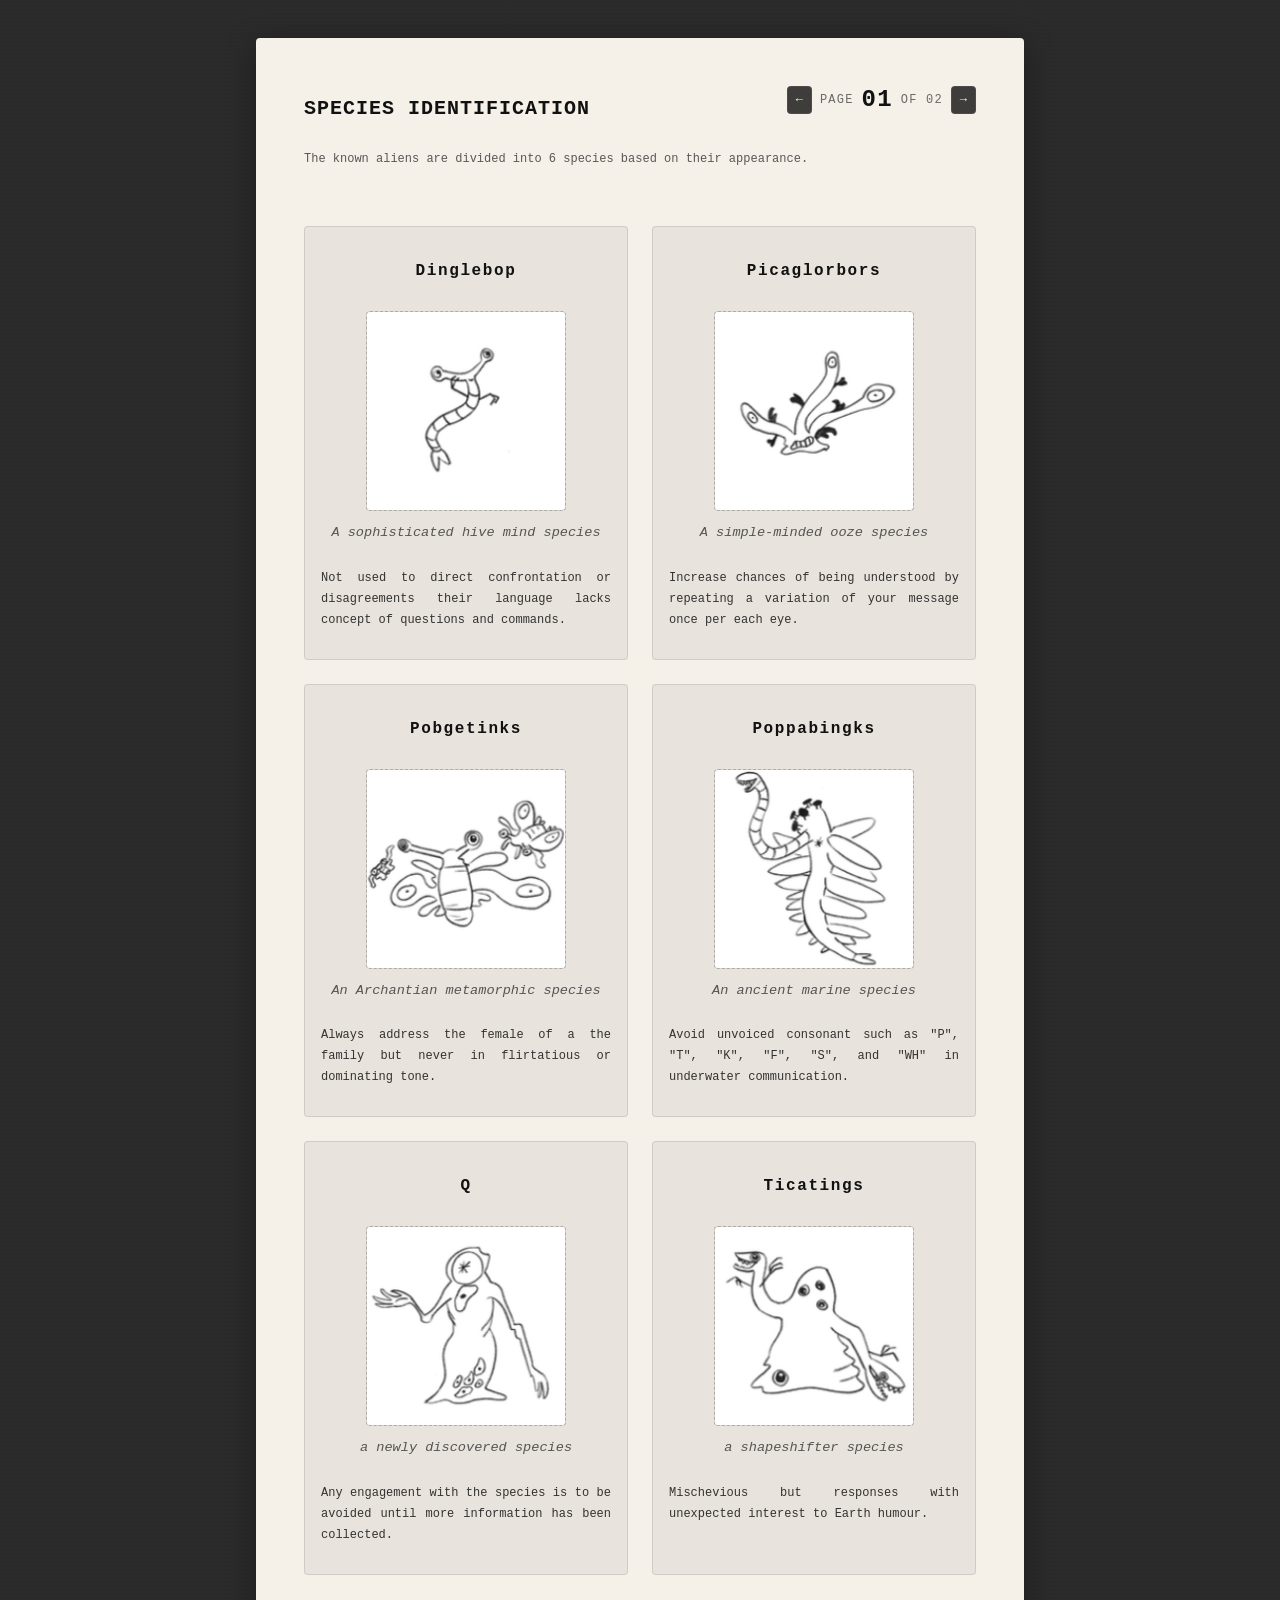
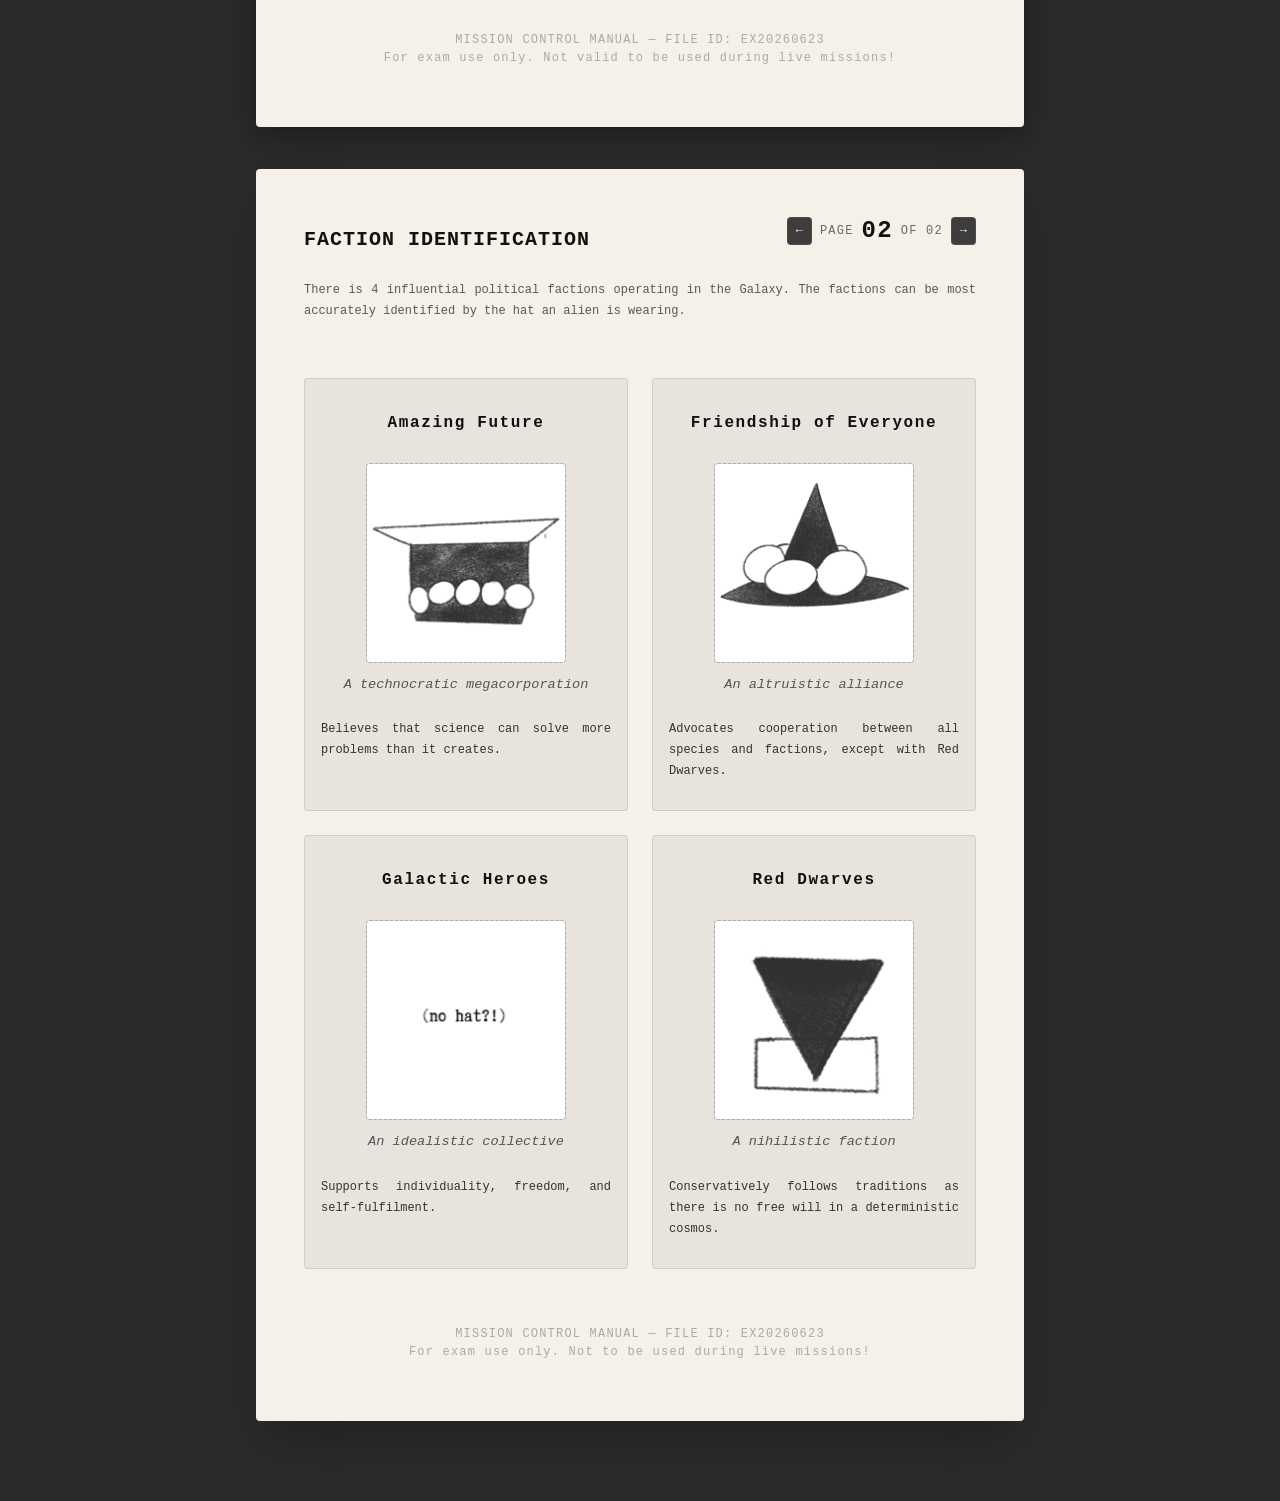
<file: manual.html>
<!DOCTYPE html>

<html lang="en">

<head>
    <meta http-equiv="Content-Type" content="text/html; charset=UTF-8">
    <meta name="viewport" content="width=device-width, initial-scale=1.0, viewport-fit=cover">

    <title>Xenoetiquette — Manual</title>

    <link rel="stylesheet" href="./styles.css">

</head>

<body>

    <div id="root">
        <div class="manual-bg min-h-screen w-full flex flex-col items-center py-10 px-4">

            <div id="manual-page-1" class="manual-a4 w-full max-w-3xl rounded shadow-2xl p-6 sm:p-12 mb-10 relative"
                data-page-index="1">
                <header class="border-b-2 manual-header-border pb-5 mb-2">
                    <div class="flex items-start justify-between mb-3">
                        <div>
                            <h1 class="manual-title text-xl font-bold tracking-wider mt-2">SPECIES IDENTIFICATION</h1>
                        </div>
                        <div class="manual-pagenum text-xs tracking-widest text-right flex items-center gap-2">
                            <button class="manual-page-prev text-xs px-2 py-1 rounded border manual-nav-btn">←</button>
                            <div class="opacity-60">PAGE</div>
                            <div class="text-2xl font-bold leading-none manual-page-number">01</div>
                            <div class="opacity-60">OF 02</div>
                            <button class="manual-page-next text-xs px-2 py-1 rounded border manual-nav-btn">→</button>
                        </div>
                    </div>
                    <p class="manual-body text-xs leading-relaxed opacity-80">The known aliens are divided into 6
                        species based on their appearance.</p>
                </header>
                <div class="grid grid-cols-1 sm:grid-cols-2 gap-6 mt-6">
                    <div class="manual-card rounded p-4 flex flex-col items-center gap-3">
                        <p class="manual-card-caption text-base font-bold tracking-widest">Dinglebop</p>
                        <div class="manual-card-img rounded overflow-hidden"
                            style="width: 200px; height: 200px;"><img src="./Assets/Species/Dinglebop.png" alt="Dinglebop"
                                class="w-full h-full object-cover"></div>
                        <p class="manual-card-subtitle">A sophisticated hive mind species</p>
                        <p class="manual-body text-xs leading-relaxed"> Not used to direct confrontation or disagreements their language lacks concept of questions and commands.</p>
                    </div>
                    <div class="manual-card rounded p-4 flex flex-col items-center gap-3">
                        <p class="manual-card-caption text-base font-bold tracking-widest">Picaglorbors</p>
                        <div class="manual-card-img rounded overflow-hidden"
                            style="width: 200px; height: 200px;"><img src="./Assets/Species/Picaglorbors.png"
                                alt="Picaglorbors" class="w-full h-full object-cover"></div>
                        <p class="manual-card-subtitle">A simple-minded ooze species</p>
                        <p class="manual-body text-xs leading-relaxed"> Increase chances of being understood by repeating a variation of your message once per each eye.</p>
                    </div>
                    <div class="manual-card rounded p-4 flex flex-col items-center gap-3">
                        <p class="manual-card-caption text-base font-bold tracking-widest">Pobgetinks</p>
                        <div class="manual-card-img rounded overflow-hidden"
                            style="width: 200px; height: 200px;"><img src="./Assets/Species/Pobgetinks.png"
                                alt="Pobgetinks" class="w-full h-full object-cover"></div>
                        <p class="manual-card-subtitle"> An Archantian metamorphic species</p>
                        <p class="manual-body text-xs leading-relaxed"> Always address the female of a the family but never in flirtatious or dominating tone.</p>
                    </div>
                    <div class="manual-card rounded p-4 flex flex-col items-center gap-3">
                        <p class="manual-card-caption text-base font-bold tracking-widest">Poppabingks</p>
                        <div class="manual-card-img rounded overflow-hidden"
                            style="width: 200px; height: 200px;"><img src="./Assets/Species/Poppabingks.png"
                                alt="Poppabingks" class="w-full h-full object-cover"></div>
                        <p class="manual-card-subtitle">An ancient marine species</p>
                        <p class="manual-body text-xs leading-relaxed">Avoid unvoiced consonant such as "P", "T", "K", "F", "S", and "WH" in underwater communication.</p>
                    </div>
                    <div class="manual-card rounded p-4 flex flex-col items-center gap-3">
                        <p class="manual-card-caption text-base font-bold tracking-widest">Q</p>
                        <div class="manual-card-img rounded overflow-hidden"
                            style="width: 200px; height: 200px;"><img src="./Assets/Species/Q.png" alt="Q"
                                class="w-full h-full object-cover"></div>
                        <p class="manual-card-subtitle">a newly discovered species</p>
                        <p class="manual-body text-xs leading-relaxed">Any engagement with the species is to be avoided until more information has been collected.</p>
                    </div>
                    <div class="manual-card rounded p-4 flex flex-col items-center gap-3">
                        <p class="manual-card-caption text-base font-bold tracking-widest">Ticatings</p>
                        <div class="manual-card-img rounded overflow-hidden"
                            style="width: 200px; height: 200px;"><img src="./Assets/Species/Ticatings.png" alt="Ticatings"
                                class="w-full h-full object-cover"></div>
                        <p class="manual-card-subtitle">a shapeshifter species</p>
                        <p class="manual-body text-xs leading-relaxed">Mischevious but responses with unexpected interest to Earth humour.</p>
                    </div>
                </div>
                <footer class="mt-8 pt-3 border-t manual-header-border">
                    <p class="manual-footer-text text-xs tracking-widest opacity-50 text-center">MISSION CONTROL MANUAL
                        — FILE ID: EX20260623<br>For exam use only. Not valid to be used during live missions!</p>
                </footer>
            </div>
            <div id="manual-page-2" class="manual-a4 w-full max-w-3xl rounded shadow-2xl p-6 sm:p-12 mb-10 relative"
                data-page-index="2">
                <header class="border-b-2 manual-header-border pb-5 mb-2">
                    <div class="flex items-start justify-between mb-3">
                        <div>
                            <h1 class="manual-title text-xl font-bold tracking-wider mt-2">FACTION IDENTIFICATION</h1>
                        </div>
                        <div class="manual-pagenum text-xs tracking-widest text-right flex items-center gap-2">
                            <button class="manual-page-prev text-xs px-2 py-1 rounded border manual-nav-btn">←</button>
                            <div class="opacity-60">PAGE</div>
                            <div class="text-2xl font-bold leading-none manual-page-number">02</div>
                            <div class="opacity-60">OF 02</div>
                            <button class="manual-page-next text-xs px-2 py-1 rounded border manual-nav-btn">→</button>
                        </div>
                    </div>
                    <p class="manual-body text-xs leading-relaxed opacity-80">There is 4 influential political factions
                        operating in the Galaxy. The factions can be most accurately identified by the hat an alien is
                        wearing.</p>
                </header>
                <div class="grid grid-cols-1 sm:grid-cols-2 gap-6 mt-6">
                    <div class="manual-card rounded p-4 flex flex-col items-center gap-3">
                        <p class="manual-card-caption text-base font-bold tracking-widest">Amazing Future</p>
                        <div class="manual-card-img rounded overflow-hidden"
                            style="width: 200px; height: 200px;"><img src="./Assets/Factions/Amazing Future.png"
                                alt="Amazing Future" class="w-full h-full object-cover"></div>
                        <p class="manual-card-subtitle">A technocratic megacorporation</p>
                        <p class="manual-body text-xs leading-relaxed">Believes that science can solve more problems than it creates.</p>
                    </div>
                    <div class="manual-card rounded p-4 flex flex-col items-center gap-3">
                        <p class="manual-card-caption text-base font-bold tracking-widest">Friendship of Everyone</p>
                        <div class="manual-card-img rounded overflow-hidden"
                            style="width: 200px; height: 200px;"><img src="./Assets/Factions/Friendship of Everyone.png"
                                alt="Friendship of Everyone" class="w-full h-full object-cover"></div>
                        <p class="manual-card-subtitle">An altruistic alliance</p>
                        <p class="manual-body text-xs leading-relaxed">Advocates cooperation between all species and factions, except with Red Dwarves.</p>
                    </div>
                    <div class="manual-card rounded p-4 flex flex-col items-center gap-3">
                        <p class="manual-card-caption text-base font-bold tracking-widest">Galactic Heroes</p>
                        <div class="manual-card-img rounded overflow-hidden"
                            style="width: 200px; height: 200px;"><img src="./Assets/Factions/Galactic Heroes.png"
                                alt="Galactic Heroes" class="w-full h-full object-cover"></div>
                        <p class="manual-card-subtitle">An idealistic collective</p>
                        <p class="manual-body text-xs leading-relaxed">Supports individuality, freedom, and self-fulfilment.</p>
                    </div>
                    <div class="manual-card rounded p-4 flex flex-col items-center gap-3">
                        <p class="manual-card-caption text-base font-bold tracking-widest">Red Dwarves</p>
                        <div class="manual-card-img rounded overflow-hidden"
                            style="width: 200px; height: 200px;"><img src="./Assets/Factions//Red Dwarves.png"
                                alt="Red Dwarves" class="w-full h-full object-cover"></div>
                        <p class="manual-card-subtitle">A nihilistic faction</p>
                        <p class="manual-body text-xs leading-relaxed">Conservatively follows traditions as there is no free will in a deterministic cosmos.</p>
                    </div>
                </div>
                <footer class="mt-8 pt-3 border-t manual-header-border">
                    <p class="manual-footer-text text-xs tracking-widest opacity-50 text-center">
                        MISSION CONTROL MANUAL — FILE ID: EX20260623<br>For exam use only. Not to be used during live missions!</p>
                </footer>
            </div>
        </div>
    </div>

</body>

<script src="./manual.js"></script>

</html>
</file>
<file: styles.css>
﻿/* Minimal shared stylesheet for Xenoetiquette */
*,
*::before,
*::after {
  box-sizing: border-box;
}

html {
  font-family: ui-sans-serif, system-ui, sans-serif;
  line-height: 1.5;
}

body {
  margin: 0;
  min-height: 100vh;
  background: #071018;
  color: #e5eef3;
}

img,
video,
canvas,
svg {
  display: block;
  max-width: 100%;
  height: auto;
}

button,
input,
textarea,
select {
  font: inherit;
}

.hidden {
  display: none !important;
}

.relative {
  position: relative;
}

.flex {
  display: flex;
}

.grid {
  display: grid;
}

.flex-col {
  flex-direction: column;
}

.flex-1 {
  flex: 1 1 0%;
}

.flex-shrink-0 {
  flex-shrink: 0;
}

.items-center {
  align-items: center;
}

.items-start {
  align-items: flex-start;
}

.justify-between {
  justify-content: space-between;
}

.gap-2 {
  gap: .5rem;
}

.gap-3 {
  gap: .75rem;
}

.gap-4 {
  gap: 1rem;
}

.gap-5 {
  gap: 1.25rem;
}

.gap-6 {
  gap: 1.5rem;
}

.space-y-3> :not([hidden])~ :not([hidden]) {
  margin-top: .75rem;
}

.space-y-5> :not([hidden])~ :not([hidden]) {
  margin-top: 1.25rem;
}

.space-y-6> :not([hidden])~ :not([hidden]) {
  margin-top: 1.5rem;
}

.mt-2 {
  margin-top: .5rem;
}

.mt-4 {
  margin-top: 1rem;
}

.mt-6 {
  margin-top: 1.5rem;
}

.mt-8 {
  margin-top: 2rem;
}

.mb-1 {
  margin-bottom: .25rem;
}

.mb-2 {
  margin-bottom: .5rem;
}

.mb-3 {
  margin-bottom: .75rem;
}

.mb-4 {
  margin-bottom: 1rem;
}

.mb-6 {
  margin-bottom: 1.5rem;
}

.mb-8 {
  margin-bottom: 2rem;
}

.mb-10 {
  margin-bottom: 2.5rem;
}

.mx-auto {
  margin-left: auto;
  margin-right: auto;
}

.p-4 {
  padding: 1rem;
}

.p-6 {
  padding: 1.5rem;
}

.pb-5 {
  padding-bottom: 1.25rem;
}

.pb-8 {
  padding-bottom: 2rem;
}

.pt-3 {
  padding-top: .75rem;
}

.px-2 {
  padding-left: .5rem;
  padding-right: .5rem;
}

.px-3 {
  padding-left: .75rem;
  padding-right: .75rem;
}

.px-4 {
  padding-left: 1rem;
  padding-right: 1rem;
}

.py-0\.5 {
  padding-top: .125rem;
  padding-bottom: .125rem;
}

.py-2 {
  padding-top: .5rem;
  padding-bottom: .5rem;
}

.py-3 {
  padding-top: .75rem;
  padding-bottom: .75rem;
}

.py-4 {
  padding-top: 1rem;
  padding-bottom: 1rem;
}

.py-10 {
  padding-top: 2.5rem;
  padding-bottom: 2.5rem;
}

.w-full {
  width: 100%;
}

.max-w-2xl {
  max-width: 42rem;
}

.max-w-3xl {
  max-width: 48rem;
}

.min-h-screen {
  min-height: 100vh;
}

.h-full {
  height: 100%;
}

.text-xs {
  font-size: .75rem;
}

.text-sm {
  font-size: .875rem;
}

.text-xl {
  font-size: 1.25rem;
}

.text-2xl {
  font-size: 1.5rem;
}

.text-slate-900 {
  color: #0f172a;
}

.text-center {
  text-align: center;
}

.text-left {
  text-align: left;
}

.text-right {
  text-align: right;
}

.tracking-wide {
  letter-spacing: .025em;
}

.tracking-wider {
  letter-spacing: .05em;
}

.tracking-widest {
  letter-spacing: .1em;
}

.font-bold {
  font-weight: 700;
}

.font-semibold {
  font-weight: 600;
}

.leading-6 {
  line-height: 1.5;
}

.leading-none {
  line-height: 1;
}

.leading-relaxed {
  line-height: 1.75;
}

.transition {
  transition-property: background-color, border-color, color, fill, stroke, opacity, box-shadow, transform;
  transition-duration: .2s;
}

.transition-all {
  transition: all .2s;
}

.duration-200 {
  transition-duration: .2s;
}

.overflow-hidden {
  overflow: hidden;
}

.object-cover {
  object-fit: cover;
}

.border {
  border-width: 1px;
  border-style: solid;
}

.border-2 {
  border-width: 2px;
}

.border-slate-300 {
  border-color: #cbd5e1;
}

.border-slate-700 {
  border-color: #334155;
}

.border-t {
  border-top-width: 1px;
}

.border-b-2 {
  border-bottom-width: 2px;
}

.rounded {
  border-radius: .25rem;
}

.rounded-lg {
  border-radius: .5rem;
}

.shadow-2xl {
  box-shadow: 0 25px 50px -12px rgba(0, 0, 0, .25);
}

.opacity-40 {
  opacity: .4;
}

.opacity-50 {
  opacity: .5;
}

.opacity-60 {
  opacity: .6;
}

.opacity-80 {
  opacity: .8;
}

.bg-white {
  background-color: #fff;
}

.bg-slate-900 {
  background-color: #020617;
}

.bg-cyan-300 {
  background-color: #67e8f9;
}

.bg-emerald-600 {
  background-color: #059669;
}

.bg-red-600 {
  background-color: #dc2626;
}

.hover\:bg-slate-100:hover {
  background-color: #f1f5f9;
}

.bg-slate-800 {
  background-color: #0f172a;
}

.hover\:bg-slate-700:hover {
  background-color: #334155;
}

.inline-block {
  display: inline-block;
}

.outline-none {
  outline: none;
}

.grid-cols-1 {
  grid-template-columns: repeat(1, minmax(0, 1fr));
}

.exam-bg {
  background: #080e17;
  background-image: radial-gradient(ellipse 80% 60% at 50% 0%, rgba(0, 180, 200, .08) 0%, transparent 70%), repeating-linear-gradient(0deg, transparent, transparent 39px, rgba(0, 200, 220, .04) 39px, rgba(0, 200, 220, .04) 40px), repeating-linear-gradient(90deg, transparent, transparent 39px, rgba(0, 200, 220, .04) 39px, rgba(0, 200, 220, .04) 40px);
  font-family: 'Courier New', Courier, monospace;
}

.exam-title {
  color: #7ee8f5;
  text-shadow: 0 0 16px rgba(126, 232, 245, .5);
}

.exam-label {
  color: #4a8a96;
}

.exam-sublabel {
  color: #4a8a96;
  letter-spacing: .15em;
}

.exam-question {
  color: #c9eef3;
  font-size: .95rem;
}

.exam-body {
  color: #89b8c2;
}

.exam-card {
  background: rgba(10, 24, 38, .85);
  border: 1px solid rgba(0, 200, 220, .18);
  box-shadow: 0 0 40px rgba(0, 180, 220, .07), inset 0 0 30px rgba(0, 0, 0, .3);
}

.exam-divider {
  height: 1px;
  background: rgba(0, 200, 220, .12);
}

.exam-img-box {
  background: rgba(0, 180, 200, .08);
  border: 1px dashed rgba(0, 200, 220, .25);
  color: rgba(100, 200, 220, .6);
}

.exam-manual-link {
  color: #4a8a96;
  border-color: rgba(0, 200, 220, .2);
  text-decoration: none;
  transition: all .2s;
}

.exam-manual-link:hover {
  color: #7ee8f5;
  border-color: rgba(126, 232, 245, .5);
}

.manual-share-panel {
  min-width: 16rem;
}

.manual-qr-modal {
  position: fixed;
  inset: 0;
  z-index: 200;
  display: flex;
  align-items: center;
  justify-content: center;
  padding: 1rem;
  background: rgba(2, 6, 23, .78);
}

.manual-qr-modal__content {
  position: relative;
  width: min(24rem, 100%);
  padding: 1.5rem;
  border-radius: 1rem;
  border: 1px solid rgba(0, 200, 220, .25);
  background: rgba(2, 6, 23, .96);
  box-shadow: 0 0 40px rgba(0, 180, 220, .12);
  text-align: center;
}

.manual-qr-modal__title {
  margin: 0 0 .5rem;
  color: #c9eef3;
  font-size: 1.1rem;
  letter-spacing: .12em;
  text-transform: uppercase;
}

.manual-qr-modal__text {
  margin: 0 0 1rem;
  color: rgba(226, 232, 240, .75);
  font-size: .95rem;
}

.manual-qr-modal__code {
  display: flex;
  justify-content: center;
  margin-bottom: 1rem;
}

.manual-qr-modal__copy {
  width: 100%;
  padding: .75rem 1rem;
  border: 1px solid rgba(0, 200, 220, .2);
  border-radius: .75rem;
  background: #0f172a;
  color: #c9eef3;
  cursor: pointer;
}

.manual-qr-modal__close {
  position: absolute;
  top: .75rem;
  right: .75rem;
  border: none;
  background: transparent;
  color: #c9eef3;
  font-size: 1.25rem;
  cursor: pointer;
}

.space-y-2> :not([hidden])~ :not([hidden]) {
  margin-top: .5rem;
}

.bg-slate-800 {
  background-color: #0f172a;
}

.hover\:bg-slate-700:hover {
  background-color: #334155;
}

.manual-share-label {
  color: rgba(226, 232, 240, .75);
}

.exam-input {
  background: rgba(0, 20, 35, .8);
  border: 1px solid rgba(0, 200, 220, .2);
  color: #c9eef3;
  font-family: 'Courier New', Courier, monospace;
}

.exam-input::placeholder {
  color: rgba(100, 160, 175, .4);
}

.exam-input--idle:focus {
  border-color: rgba(0, 200, 220, .5);
  box-shadow: 0 0 8px rgba(0, 200, 220, .15);
}

.exam-input--correct {
  border-color: rgba(52, 211, 153, .7);
  background: rgba(0, 30, 20, .8);
  color: #6ee7b7;
}

.exam-input--wrong {
  border-color: rgba(248, 113, 113, .7);
  background: rgba(30, 0, 0, .8);
  color: #fca5a5;
}

.exam-choice {
  font-family: 'Courier New', Courier, monospace;
}

.exam-choice--idle {
  background: rgba(0, 20, 35, .6);
  border-color: rgba(0, 200, 220, .15);
  color: #89b8c2;
}

.exam-choice--idle:hover {
  border-color: rgba(0, 200, 220, .4);
  background: rgba(0, 40, 60, .6);
  color: #c9eef3;
}

.exam-choice--selected {
  background: rgba(0, 40, 60, .8);
  border-color: rgba(0, 200, 220, .35);
  color: #c9eef3;
}

.exam-choice--correct {
  background: rgba(0, 30, 20, .8);
  border-color: rgba(52, 211, 153, .7);
  color: #6ee7b7;
}

.exam-choice--wrong {
  background: rgba(30, 0, 0, .8);
  border-color: rgba(248, 113, 113, .7);
  color: #fca5a5;
}

.exam-choice-letter {
  color: #4a8a96;
}

.exam-banner {
  min-height: 4rem;
  display: flex;
  align-items: center;
  justify-content: center;
  text-align: center;
  padding: 1rem;
  border-radius: .75rem;
}

.exam-submit {
  background: #fff;
  color: #0f172a;
  border: 1px solid #cbd5e1;
}

.exam-submit:hover {
  background: #f8fafc;
}

.manual-bg {
  background: #2b2b2b;
  background-image: repeating-linear-gradient(0deg, transparent, transparent 3px, rgba(0, 0, 0, .04) 3px, rgba(0, 0, 0, .04) 4px);
}

.manual-a4 {
  background: #f5f0e8;
  font-family: 'Courier New', Courier, monospace;
  color: #1a1a1a;
  min-height: 900px;
}

.manual-title {
  color: #111;
  text-align: center;
}

.manual-body {
  color: #333;
  font-family: 'Courier New', Courier, monospace;
  text-align: justify;
}

.manual-docref {
  color: #aaa;
  font-family: 'Courier New', Courier, monospace;
}

.manual-header-border {
  border-color: #555;
}

.manual-pagenum {
  color: #111;
  font-family: 'Courier New', Courier, monospace;
}

.manual-footer-text {
  color: #666;
  font-family: 'Courier New', Courier, monospace;
}

.manual-stamp {
  color: #8b1a1a;
  border-color: #8b1a1a;
  font-family: 'Courier New', Courier, monospace;
  opacity: .85;
  transform: rotate(-2deg);
  display: inline-block;
}

.manual-card {
  background: rgba(0, 0, 0, .05);
  border: 1px solid rgba(0, 0, 0, .1);
}

.manual-card-img {
  background: rgba(0, 0, 0, .06);
  border: 1px dashed rgba(0, 0, 0, .2);
  flex-shrink: 0;
}

.manual-card-caption {
  color: #111;
  font-family: 'Courier New', Courier, monospace;
  text-align: center;
  font-size: 1rem;
}

.manual-card-subtitle {
  color: #555;
  font-family: 'Courier New', Courier, monospace;
  text-align: center;
  font-size: 0.85rem;
  font-style: italic;
  margin: 0;
}

.manual-card-text {
  display: none;
}

.manual-back {
  color: #c8c0b0;
  border-color: rgba(200, 192, 176, .3);
  text-decoration: none;
  font-family: 'Courier New', Courier, monospace;
  transition: all .2s;
}

.manual-back:hover {
  color: #f5f0e8;
  border-color: rgba(245, 248, 252, .5);
}

.manual-nav {
  display: flex;
  flex-wrap: wrap;
  gap: .5rem;
}

.manual-nav-btn {
  color: #ffffff;
  background: rgba(30, 30, 30, 0.85);
  border: 1px solid rgba(255, 255, 255, 0.08);
  font-family: 'Courier New', Courier, monospace;
  transition: all .12s;
}

.manual-nav-btn:hover {
  color: #ffffff;
  background: rgba(255, 255, 255, 0.06);
  border-color: rgba(255, 255, 255, 0.18);
}

.manual-nav-btn--active {
  color: #ffffff;
  border-color: rgba(255, 255, 255, 0.5);
  background: rgba(255, 255, 255, 0.08);
}

.manual-page-prev,
.manual-page-next {
  font-size: .75rem;
  padding: .25rem .5rem;
  background: rgba(30, 30, 30, 0.85);
  color: #fff;
  border: 1px solid rgba(255, 255, 255, 0.08);
}

.manual-page-prev:hover,
.manual-page-next:hover {
  color: #fff;
  border-color: rgba(255, 255, 255, 0.18);
  background: rgba(255, 255, 255, 0.06);
}

.manual-a4--active {
  box-shadow: 0 8px 30px rgba(0, 0, 0, 0.35);
  transform: translateY(-2px);
}

@media (min-width: 640px) {
  .sm\:flex-row {
    flex-direction: row;
  }

  .sm\:grid-cols-2 {
    grid-template-columns: repeat(2, minmax(0, 1fr));
  }

  .sm\:p-8 {
    padding: 2rem;
  }

  .sm\:p-12 {
    padding: 3rem;
  }

  .sm\:mx-0 {
    margin-left: 0;
    margin-right: 0;
  }

  .sm\:space-y-8> :not([hidden])~ :not([hidden]) {
    margin-top: 2rem;
  }
}
</file>
